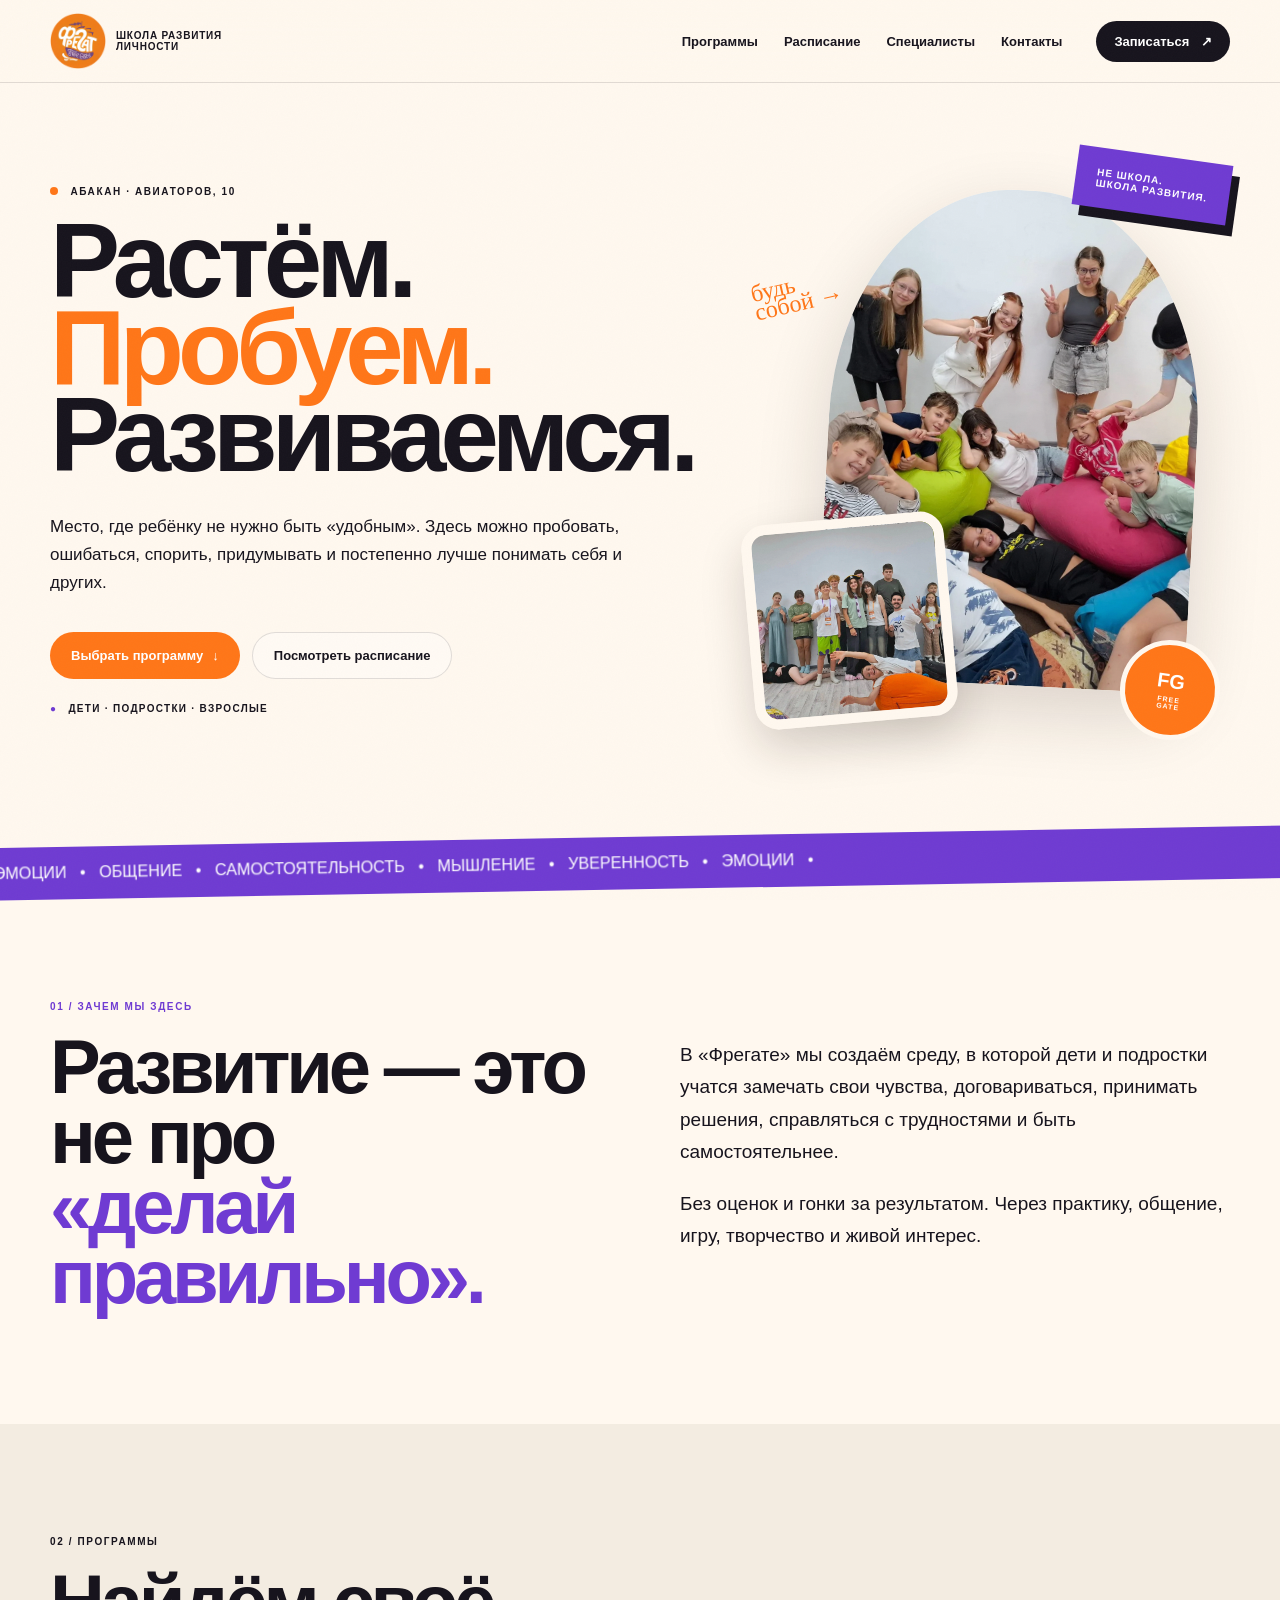
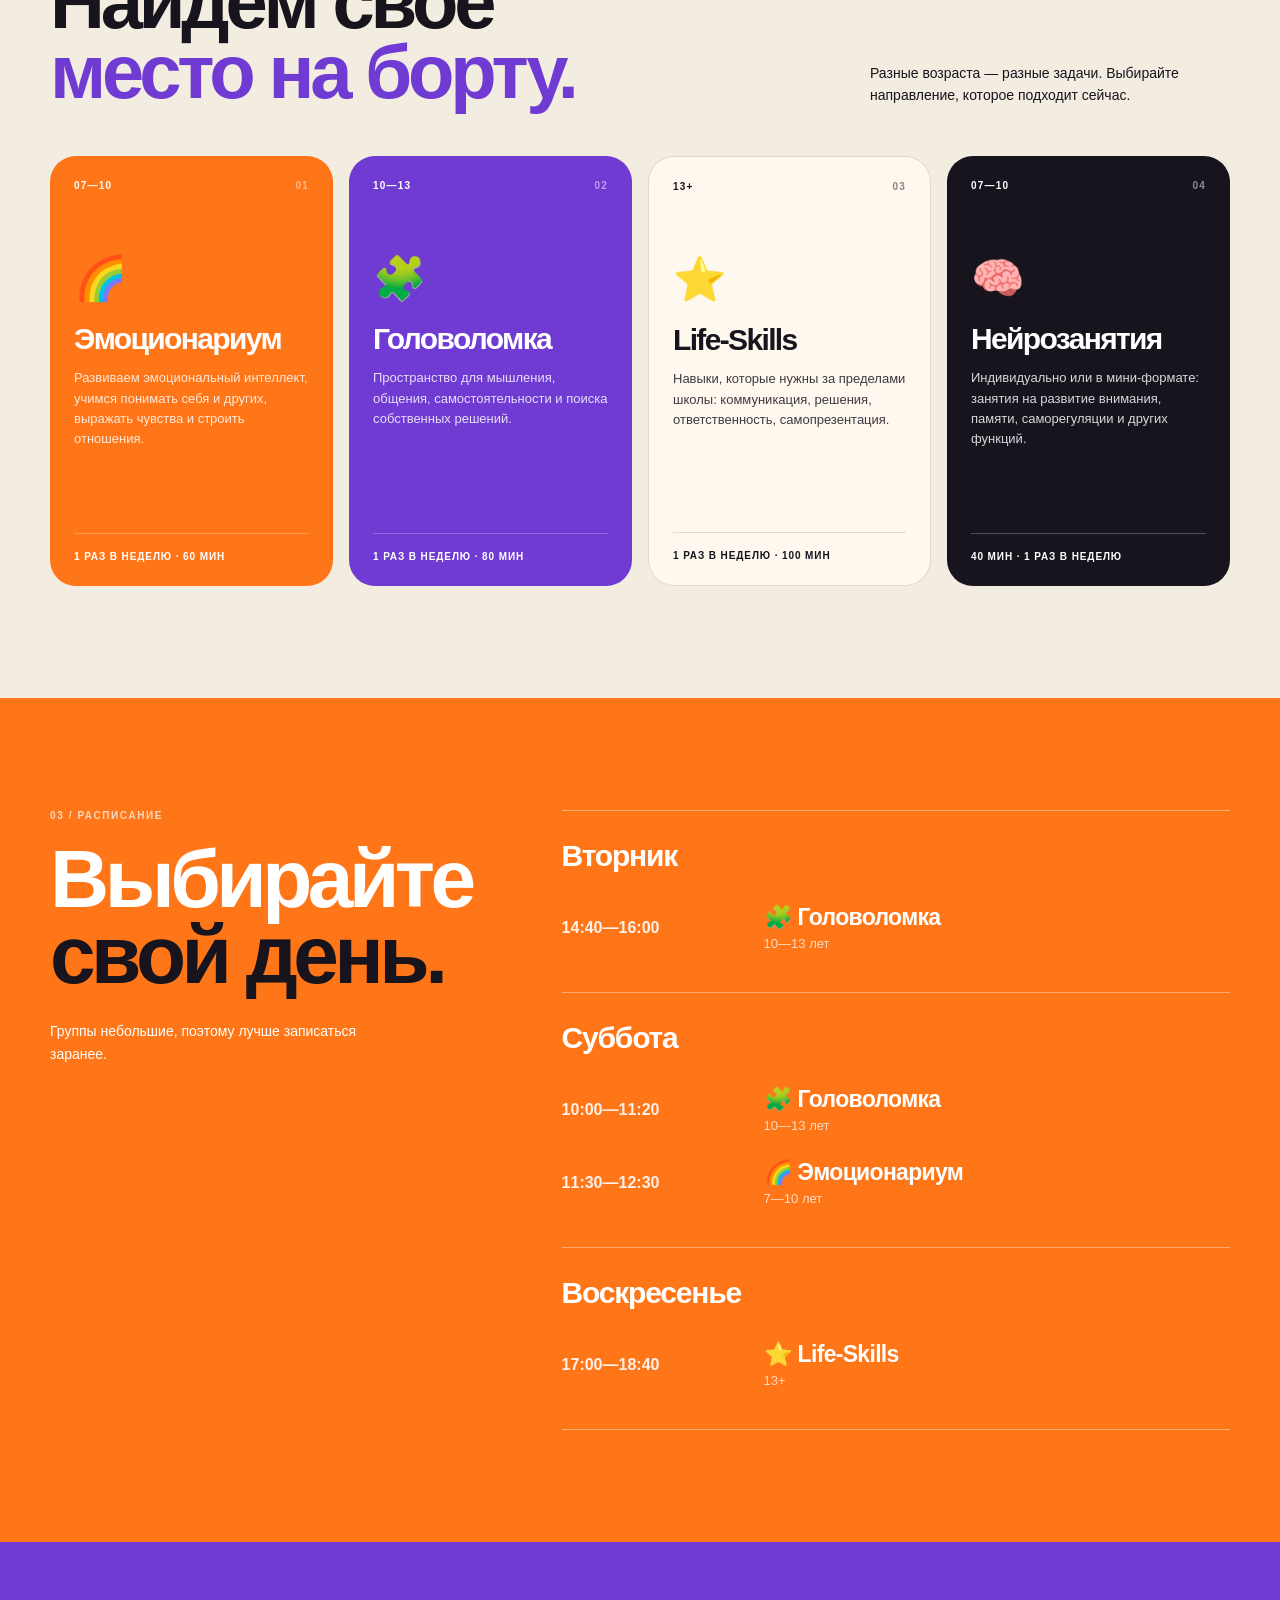
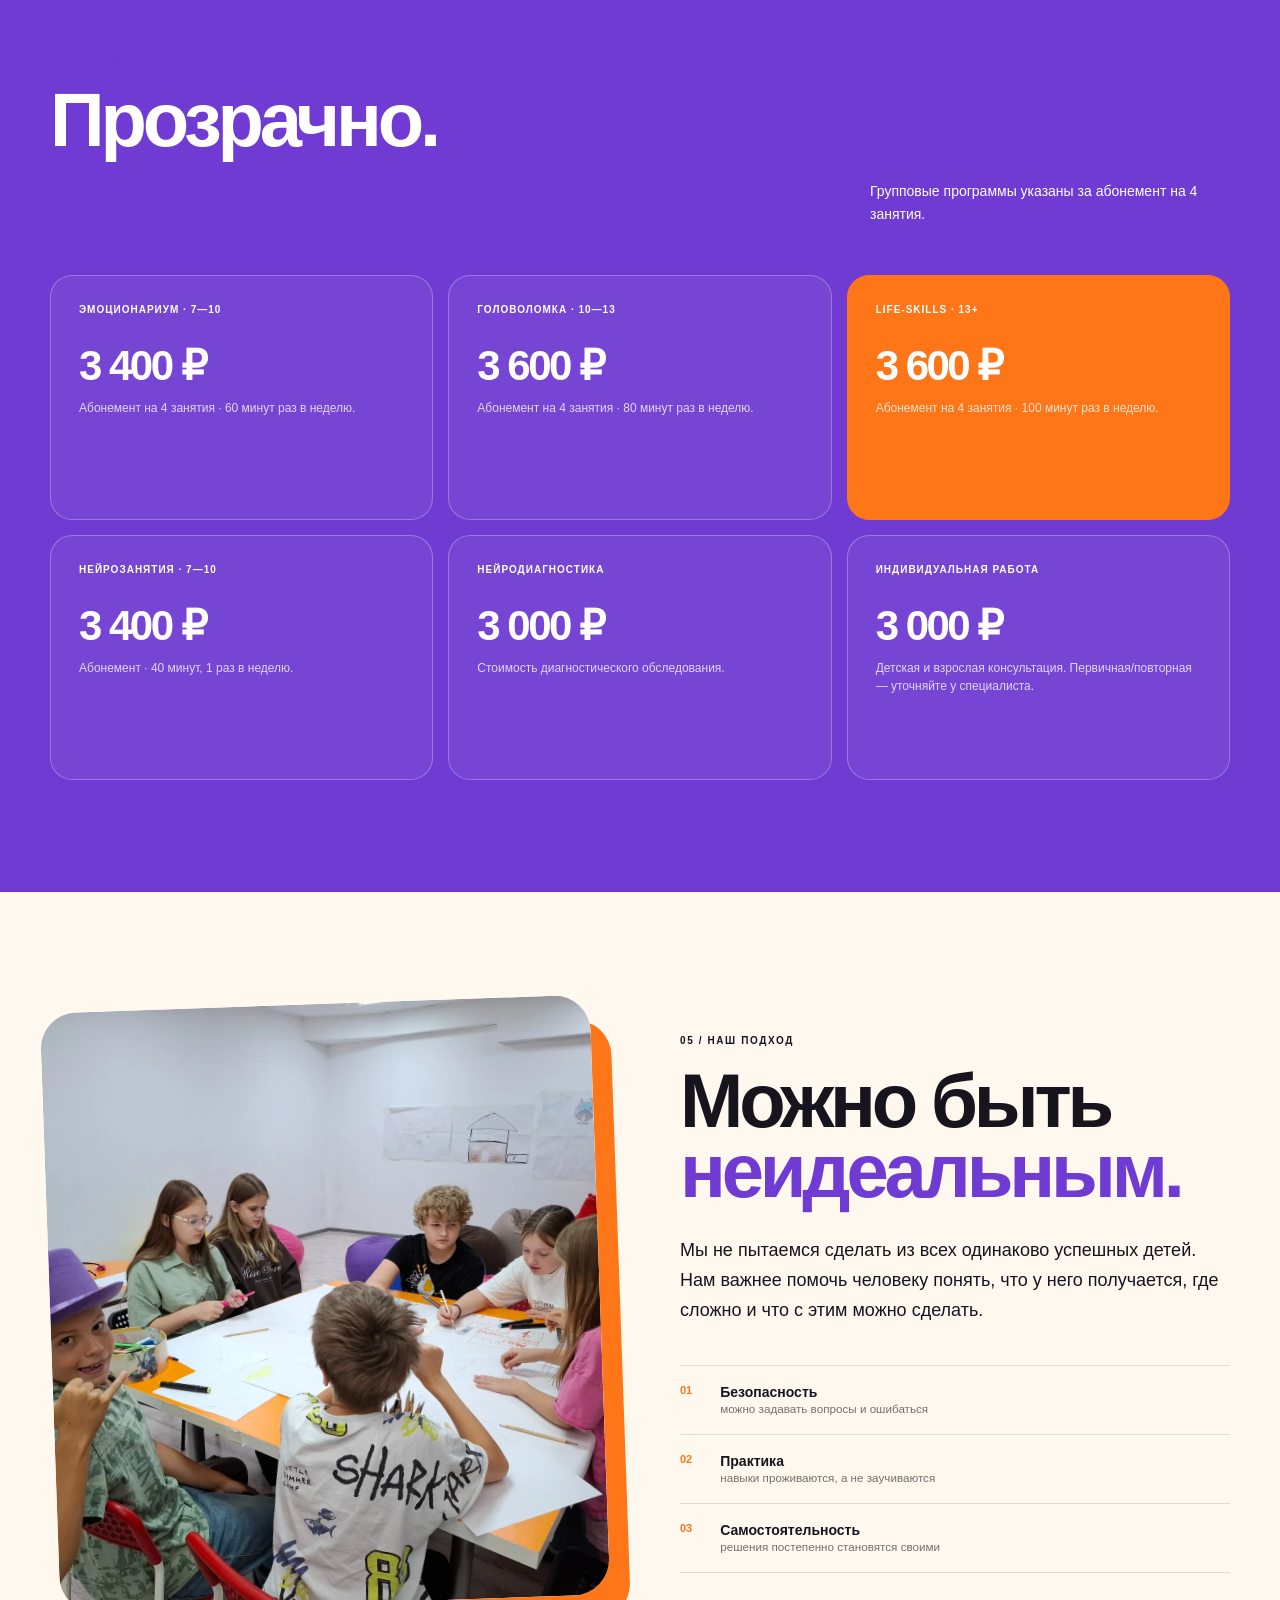
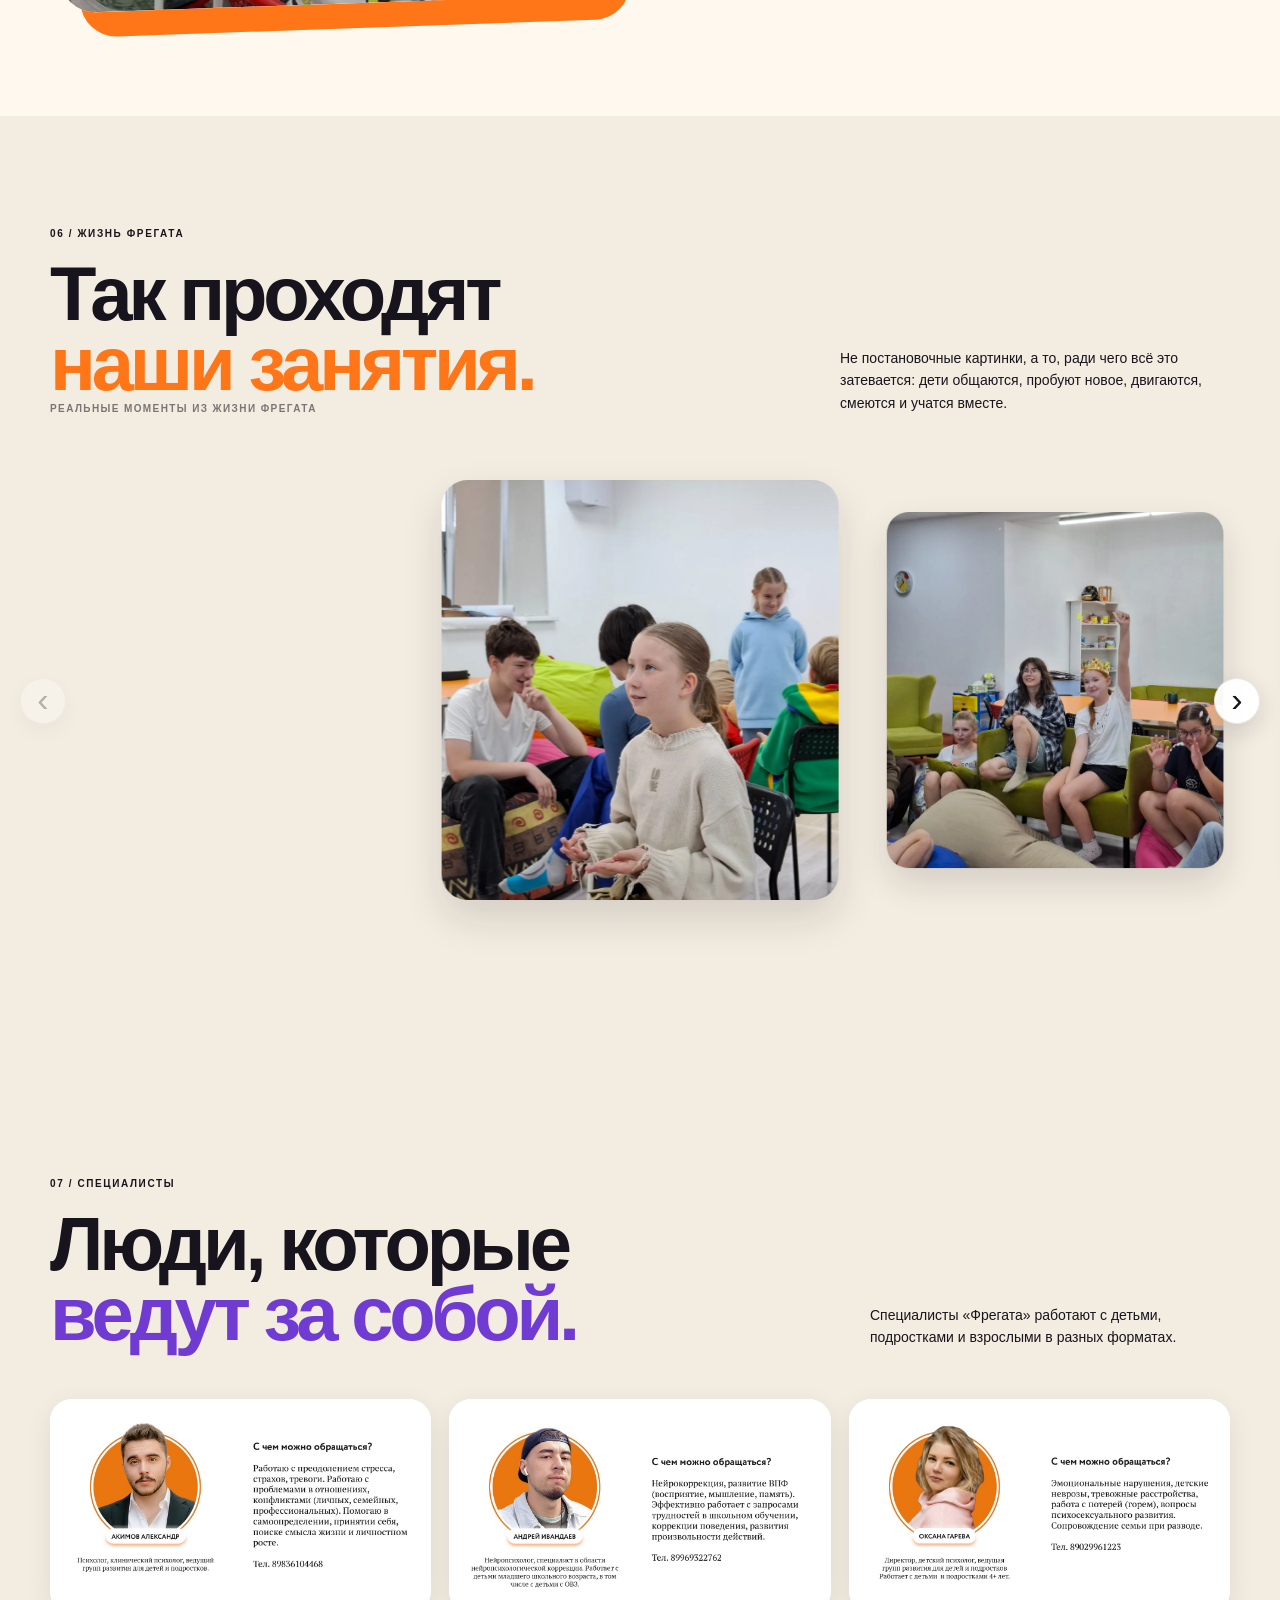
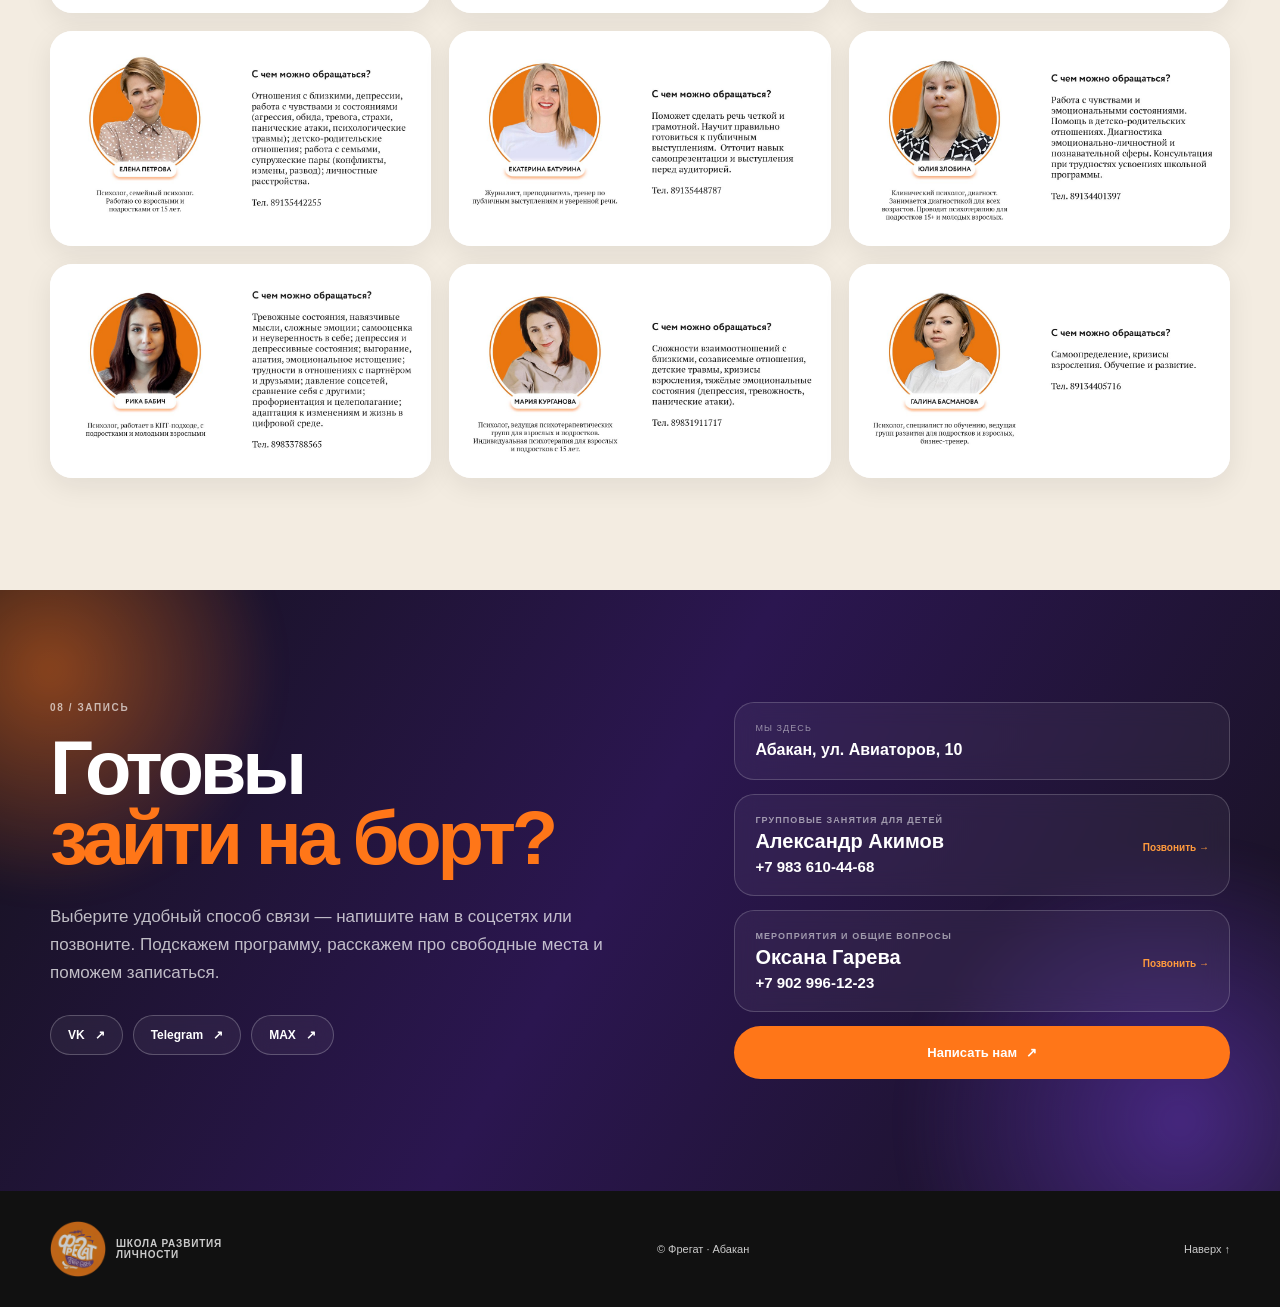
<file: index.html>
<!doctype html>
<html lang="ru">
<head>
<meta charset="utf-8">
<meta name="viewport" content="width=device-width,initial-scale=1">
<meta name="theme-color" content="#ff7a19">
<meta name="description" content="Школа развития личности «Фрегат» — группы для детей и подростков, индивидуальные консультации, нейропсихология и развивающие программы в Абакане.">
<title>Фрегат — школа развития личности</title>
<link rel="stylesheet" href="style.css">
</head>
<body>
<div class="noise"></div>

<header class="header">
  <div class="container nav">
    <a class="brand" href="#top"><img src="assets/logo.png" alt="Фрегат"><span>Школа развития<br>личности</span></a>
    <nav>
      <a href="#programs">Программы</a>
      <a href="#schedule">Расписание</a>
      <a href="#team">Специалисты</a>
      <a href="#contacts">Контакты</a>
    </nav>
    <a class="nav-cta" href="#contacts">Записаться <span>↗</span></a>
    <button class="burger" aria-label="Открыть меню">☰</button>
  </div>
</header>

<main id="top">
<section class="hero">
  <div class="container hero-grid">
    <div class="hero-copy">
      <div class="eyebrow"><i></i> Абакан · Авиаторов, 10</div>
      <h1>Растём.<br><em>Пробуем.</em><br>Развиваемся.</h1>
      <p class="lead">Место, где ребёнку не нужно быть «удобным». Здесь можно пробовать, ошибаться, спорить, придумывать и постепенно лучше понимать себя и других.</p>
      <div class="hero-actions">
        <a class="button button-orange" href="#programs">Выбрать программу <span>↓</span></a>
        <a class="button button-ghost" href="#schedule">Посмотреть расписание</a>
      </div>
      <div class="hero-note"><span>●</span> Дети · подростки · взрослые</div>
    </div>
    <div class="hero-visual">
      <div class="sticker purple">НЕ ШКОЛА.<br>ШКОЛА РАЗВИТИЯ.</div>
      <div class="photo-main"><img src="assets/life-04.webp" alt="Дети на занятии во Фрегате"></div>
      <div class="photo-small"><img src="assets/kids-1.png" alt="Дети на занятии"></div>
      <div class="scribble">будь<br>собой →</div>
      <div class="circle-mark">FG<br><small>FREE<br>GATE</small></div>
    </div>
  </div>
</section>

<section class="marquee"><div>ЭМОЦИИ&nbsp;&nbsp; • &nbsp;&nbsp;ОБЩЕНИЕ&nbsp;&nbsp; • &nbsp;&nbsp;САМОСТОЯТЕЛЬНОСТЬ&nbsp;&nbsp; • &nbsp;&nbsp;МЫШЛЕНИЕ&nbsp;&nbsp; • &nbsp;&nbsp;УВЕРЕННОСТЬ&nbsp;&nbsp; • &nbsp;&nbsp;ЭМОЦИИ&nbsp;&nbsp; • &nbsp;&nbsp;</div></section>

<section class="intro section">
  <div class="container two-col">
    <div>
      <div class="eyebrow purple-text">01 / Зачем мы здесь</div>
      <h2>Развитие — это не про<br><span>«делай правильно».</span></h2>
    </div>
    <div class="intro-text">
      <p>В «Фрегате» мы создаём среду, в которой дети и подростки учатся замечать свои чувства, договариваться, принимать решения, справляться с трудностями и быть самостоятельнее.</p>
      <p>Без оценок и гонки за результатом. Через практику, общение, игру, творчество и живой интерес.</p>
    </div>
  </div>
</section>

<section id="programs" class="section programs">
  <div class="container">
    <div class="section-head">
      <div><div class="eyebrow">02 / Программы</div><h2>Найдём своё<br><span>место на борту.</span></h2></div>
      <p>Разные возраста — разные задачи. Выбирайте направление, которое подходит сейчас.</p>
    </div>
    <div class="program-grid">
      <article class="program-card orange">
        <div class="card-top"><span>07—10</span><b>01</b></div>
        <div class="program-icon">🌈</div>
        <h3>Эмоционариум</h3>
        <p>Развиваем эмоциональный интеллект, учимся понимать себя и других, выражать чувства и строить отношения.</p>
        <div class="card-foot">1 раз в неделю · 60 мин</div>
      </article>
      <article class="program-card purple">
        <div class="card-top"><span>10—13</span><b>02</b></div>
        <div class="program-icon">🧩</div>
        <h3>Головоломка</h3>
        <p>Пространство для мышления, общения, самостоятельности и поиска собственных решений.</p>
        <div class="card-foot">1 раз в неделю · 80 мин</div>
      </article>
      <article class="program-card cream">
        <div class="card-top"><span>13+</span><b>03</b></div>
        <div class="program-icon">⭐</div>
        <h3>Life-Skills</h3>
        <p>Навыки, которые нужны за пределами школы: коммуникация, решения, ответственность, самопрезентация.</p>
        <div class="card-foot">1 раз в неделю · 100 мин</div>
      </article>
      <article class="program-card dark">
        <div class="card-top"><span>07—10</span><b>04</b></div>
        <div class="program-icon">🧠</div>
        <h3>Нейрозанятия</h3>
        <p>Индивидуально или в мини-формате: занятия на развитие внимания, памяти, саморегуляции и других функций.</p>
        <div class="card-foot">40 мин · 1 раз в неделю</div>
      </article>
    </div>
  </div>
</section>

<section id="schedule" class="section schedule">
  <div class="container schedule-wrap">
    <div class="schedule-title">
      <div class="eyebrow">03 / Расписание</div>
      <h2>Выбирайте<br><span>свой день.</span></h2>
      <p>Группы небольшие, поэтому лучше записаться заранее.</p>
    </div>
    <div class="days">
      <div class="day">
        <div class="day-name">Вторник</div>
        <div class="slot"><time>14:40—16:00</time><div><b>🧩 Головоломка</b><small>10—13 лет</small></div></div>
      </div>
      <div class="day">
        <div class="day-name">Суббота</div>
        <div class="slot"><time>10:00—11:20</time><div><b>🧩 Головоломка</b><small>10—13 лет</small></div></div>
        <div class="slot"><time>11:30—12:30</time><div><b>🌈 Эмоционариум</b><small>7—10 лет</small></div></div>
      </div>
      <div class="day">
        <div class="day-name">Воскресенье</div>
        <div class="slot"><time>17:00—18:40</time><div><b>⭐ Life-Skills</b><small>13+</small></div></div>
      </div>
    </div>
  </div>
</section>

<section class="section price-section">
  <div class="container">
    <div class="section-head">
      <div><div class="eyebrow purple-text">04 / Стоимость</div><h2>Прозрачно.<br><span>Без мелкого шрифта.</span></h2></div>
      <p>Групповые программы указаны за абонемент на 4 занятия.</p>
    </div>
    <div class="price-grid">
      <div class="price-card"><span>Эмоционариум · 7—10</span><strong>3 400 ₽</strong><p>Абонемент на 4 занятия · 60 минут раз в неделю.</p></div>
      <div class="price-card"><span>Головоломка · 10—13</span><strong>3 600 ₽</strong><p>Абонемент на 4 занятия · 80 минут раз в неделю.</p></div>
      <div class="price-card featured"><span>Life-Skills · 13+</span><strong>3 600 ₽</strong><p>Абонемент на 4 занятия · 100 минут раз в неделю.</p></div>
      <div class="price-card"><span>Нейрозанятия · 7—10</span><strong>3 400 ₽</strong><p>Абонемент · 40 минут, 1 раз в неделю.</p></div>
      <div class="price-card"><span>Нейродиагностика</span><strong>3 000 ₽</strong><p>Стоимость диагностического обследования.</p></div>
      <div class="price-card"><span>Индивидуальная работа</span><strong>3 000 ₽</strong><p>Детская и взрослая консультация. Первичная/повторная — уточняйте у специалиста.</p></div>
    </div>
  </div>
</section>

<section class="section philosophy">
  <div class="container philosophy-grid">
    <div class="chalk"><img src="assets/life-15.webp" alt="Дети вместе занимаются во Фрегате"></div>
    <div class="philosophy-copy">
      <div class="eyebrow">05 / Наш подход</div>
      <h2>Можно быть<br><span>неидеальным.</span></h2>
      <p>Мы не пытаемся сделать из всех одинаково успешных детей. Нам важнее помочь человеку понять, что у него получается, где сложно и что с этим можно сделать.</p>
      <div class="principles">
        <div><b>01</b><span>Безопасность<br><small>можно задавать вопросы и ошибаться</small></span></div>
        <div><b>02</b><span>Практика<br><small>навыки проживаются, а не заучиваются</small></span></div>
        <div><b>03</b><span>Самостоятельность<br><small>решения постепенно становятся своими</small></span></div>
      </div>
    </div>
  </div>
</section>

<section class="section life" id="life">
  <div class="container">
    <div class="life-head">
      <div>
        <div class="eyebrow">06 / Жизнь Фрегата</div>
        <h2>Так проходят<br><span>наши занятия.</span></h2>
        <div class="life-count">реальные моменты из жизни Фрегата</div>
      </div>
      <div>
        <p>Не постановочные картинки, а то, ради чего всё это затевается: дети общаются, пробуют новое, двигаются, смеются и учатся вместе.</p>

      </div>
    </div>
  </div>
  <div class="life-viewport">
    <button class="life-side-btn life-side-prev life-prev" type="button" aria-label="Предыдущая фотография"><span aria-hidden="true">‹</span></button>
    <button class="life-side-btn life-side-next life-next" type="button" aria-label="Следующая фотография"><span aria-hidden="true">›</span></button>
    <div class="life-track" tabindex="0" aria-label="Фотографии с занятий Фрегата">
      <figure class="life-card"><img src="assets/life-01.webp" alt="Момент с занятия во Фрегате" loading="lazy"></figure>
      <figure class="life-card"><img src="assets/life-02.webp" alt="Момент с занятия во Фрегате" loading="lazy"></figure>
      <figure class="life-card"><img src="assets/life-03.webp" alt="Момент с занятия во Фрегате" loading="lazy"></figure>
      <figure class="life-card"><img src="assets/life-04.webp" alt="Момент с занятия во Фрегате" loading="lazy"></figure>
      <figure class="life-card"><img src="assets/life-05.webp" alt="Момент с занятия во Фрегате" loading="lazy"></figure>
      <figure class="life-card"><img src="assets/life-06.webp" alt="Момент с занятия во Фрегате" loading="lazy"></figure>
      <figure class="life-card"><img src="assets/life-07.webp" alt="Момент с занятия во Фрегате" loading="lazy"></figure>
      <figure class="life-card"><img src="assets/life-08.webp" alt="Момент с занятия во Фрегате" loading="lazy"></figure>
      <figure class="life-card"><img src="assets/life-10.webp" alt="Момент с занятия во Фрегате" loading="lazy"></figure>
      <figure class="life-card"><img src="assets/life-09.webp" alt="Момент с занятия во Фрегате" loading="lazy"></figure>
      <figure class="life-card"><img src="assets/life-11.webp" alt="Момент с занятия во Фрегате" loading="lazy"></figure>
      <figure class="life-card"><img src="assets/life-12.webp" alt="Момент с занятия во Фрегате" loading="lazy"></figure>
      <figure class="life-card"><img src="assets/life-13.webp" alt="Момент с занятия во Фрегате" loading="lazy"></figure>
      <figure class="life-card"><img src="assets/life-14.webp" alt="Момент с занятия во Фрегате" loading="lazy"></figure>
      <figure class="life-card"><img src="assets/life-15.webp" alt="Момент с занятия во Фрегате" loading="lazy"></figure>
    </div>
  </div>
</section>

<section id="team" class="section team">
  <div class="container">
    <div class="section-head">
      <div><div class="eyebrow">07 / Специалисты</div><h2>Люди, которые<br><span>ведут за собой.</span></h2></div>
      <p>Специалисты «Фрегата» работают с детьми, подростками и взрослыми в разных форматах.</p>
    </div>
    <div class="team-grid">
      <div class="team-photo"><img src="assets/team-1.png" alt="Специалист Фрегата"></div>
      <div class="team-photo"><img src="assets/team-2.png" alt="Специалист Фрегата"></div>
      <div class="team-photo"><img src="assets/team-3.png" alt="Специалист Фрегата"></div>
      <div class="team-photo"><img src="assets/team-4.png" alt="Специалист Фрегата"></div>
      <div class="team-photo"><img src="assets/team-5.png" alt="Специалист Фрегата"></div>
      <div class="team-photo"><img src="assets/team-6.png" alt="Специалист Фрегата"></div>
      <div class="team-photo"><img src="assets/team-7.png" alt="Специалист Фрегата"></div>
      <div class="team-photo"><img src="assets/team-8.png" alt="Специалист Фрегата"></div>
      <div class="team-photo"><img src="assets/team-9.png" alt="Специалист Фрегата"></div>
    </div>
  </div>
</section>



<section id="contacts" class="section contacts">
  <div class="contact-glow glow-one"></div><div class="contact-glow glow-two"></div>
  <div class="container contact-box">
    <div class="contact-intro">
      <div class="eyebrow">08 / Запись</div>
      <h2>Готовы<br><span>зайти на борт?</span></h2>
      <p>Выберите удобный способ связи — напишите нам в соцсетях или позвоните. Подскажем программу, расскажем про свободные места и поможем записаться.</p>
      <div class="social-row">
        <a href="https://vk.ru/fregatabk" target="_blank" rel="noopener">VK <span>↗</span></a>
        <a href="https://t.me/fregatabk" target="_blank" rel="noopener">Telegram <span>↗</span></a>
        <a href="https://max.ru/channel_fregatabk" target="_blank" rel="noopener">MAX <span>↗</span></a>
      </div>
    </div>
    <div class="contact-actions">
      <div class="address"><small>Мы здесь</small><b>Абакан, ул. Авиаторов, 10</b></div>
      <a class="contact-person" href="tel:+79836104468"><span class="person-label">Групповые занятия для детей</span><strong>Александр Акимов</strong><b>+7 983 610-44-68</b><em>Позвонить →</em></a>
      <a class="contact-person" href="tel:+79029961223"><span class="person-label">Мероприятия и общие вопросы</span><strong>Оксана Гарева</strong><b>+7 902 996-12-23</b><em>Позвонить →</em></a>
      <a class="button button-orange big" href="https://vk.ru/fregatabk" target="_blank" rel="noopener">Написать нам <span>↗</span></a>
    </div>
  </div>
</section>
</main>

<footer class="footer">
  <div class="container footer-row">
    <div class="brand"><img src="assets/logo.png" alt="Фрегат"><span>Школа развития<br>личности</span></div>
    <span>© Фрегат · Абакан</span>
    <a href="#top">Наверх ↑</a>
  </div>
</footer>

<script src="script.js"></script>
</body>
</html>
</file>
<file: style.css>
:root{--orange:#ff7618;--orange2:#ff9b3d;--purple:#6f3bd2;--purple2:#a778ff;--ink:#17141d;--cream:#fff8ef;--paper:#f3ece1;--white:#fff;--line:rgba(23,20,29,.13)}
*{box-sizing:border-box}html{scroll-behavior:smooth}body{margin:0;background:var(--cream);color:var(--ink);font-family:Arial,Helvetica,sans-serif;-webkit-font-smoothing:antialiased}a{color:inherit}.noise{position:fixed;inset:0;pointer-events:none;opacity:.025;z-index:30;background-image:url("data:image/svg+xml,%3Csvg xmlns='http://www.w3.org/2000/svg' width='180' height='180'%3E%3Cfilter id='n'%3E%3CfeTurbulence type='fractalNoise' baseFrequency='.8' numOctaves='3'/%3E%3C/filter%3E%3Crect width='100%25' height='100%25' filter='url(%23n)'/%3E%3C/svg%3E")}.container{width:min(1180px,calc(100% - 48px));margin:0 auto}.header{position:sticky;top:0;z-index:20;background:rgba(255,248,239,.94);backdrop-filter:blur(18px);border-bottom:1px solid var(--line)}.nav{height:82px;display:flex;align-items:center;gap:34px;position:relative}.brand{display:flex;align-items:center;gap:10px;text-decoration:none;font-size:10px;line-height:1.15;font-weight:800;text-transform:uppercase;letter-spacing:.08em;white-space:nowrap}.brand img{width:56px;height:56px;object-fit:contain}.nav nav{display:flex;align-items:center;gap:26px;margin-left:auto}.nav nav a,.nav-cta{font-size:13px;font-weight:800;text-decoration:none}.nav nav a{transition:.2s}.nav nav a:hover{color:var(--orange)}.nav-cta{background:var(--ink);color:#fff;border-radius:999px;padding:13px 18px}.nav-cta span{margin-left:8px}.burger{display:none;background:none;border:0;font-size:25px;cursor:pointer}.hero{padding:72px 0 92px;overflow:hidden}.hero-grid{display:grid;grid-template-columns:1.02fr .98fr;gap:54px;align-items:center}.eyebrow{font-size:10px;font-weight:900;text-transform:uppercase;letter-spacing:.16em;margin-bottom:20px}.eyebrow i{display:inline-block;width:8px;height:8px;border-radius:50%;background:var(--orange);margin-right:8px}.purple-text{color:var(--purple)}h1,h2,h3{font-family:Arial,Helvetica,sans-serif;letter-spacing:-.055em}h1{font-size:clamp(64px,8.2vw,112px);line-height:.83;margin:0;font-weight:900}h1 em{font-style:normal;color:var(--orange)}.lead{font-size:17px;line-height:1.65;max-width:580px;margin:35px 0}.hero-actions{display:flex;gap:12px;flex-wrap:wrap}.button{display:inline-flex;align-items:center;justify-content:center;text-decoration:none;border-radius:999px;padding:15px 21px;font-size:13px;font-weight:900;cursor:pointer}.button span{margin-left:9px}.button-orange{background:var(--orange);color:#fff}.button-ghost{border:1px solid var(--line);background:rgba(255,255,255,.35)}.button-orange:hover{background:#ef6510;transform:translateY(-2px)}.hero-note{margin-top:24px;font-size:10px;font-weight:900;text-transform:uppercase;letter-spacing:.13em}.hero-note span{color:var(--purple);margin-right:7px}.hero-visual{height:590px;position:relative}.photo-main{position:absolute;right:5%;top:35px;width:78%;height:495px;border-radius:48% 48% 9% 9%;overflow:hidden;transform:rotate(3deg);box-shadow:0 25px 70px rgba(35,24,16,.16)}.photo-main img{width:100%;height:100%;object-fit:cover}.photo-small{position:absolute;left:0;bottom:22px;width:43%;height:205px;border:10px solid var(--cream);border-radius:24px;overflow:hidden;box-shadow:0 20px 45px rgba(35,24,16,.18);transform:rotate(-5deg)}.photo-small img{width:100%;height:100%;object-fit:cover}.sticker{position:absolute;z-index:3;right:-2%;top:0;padding:19px 21px;font-size:10px;line-height:1.1;font-weight:900;letter-spacing:.1em;transform:rotate(8deg);box-shadow:8px 10px 0 var(--ink)}.sticker.purple{background:var(--purple);color:#fff}.scribble{position:absolute;z-index:3;left:1%;top:120px;color:var(--orange);font-family:cursive;font-size:24px;line-height:.8;transform:rotate(-13deg)}.circle-mark{position:absolute;z-index:3;right:0;bottom:5px;width:100px;height:100px;border-radius:50%;background:var(--orange);color:#fff;display:grid;place-content:center;text-align:center;font-weight:900;font-size:20px;line-height:1;transform:rotate(8deg);border:5px solid var(--cream)}.circle-mark small{font-size:7px;letter-spacing:.15em;margin-top:5px}.marquee{overflow:hidden;background:var(--purple);color:#fff;padding:17px 0;white-space:nowrap;transform:rotate(-1deg) scale(1.01)}.marquee div{display:inline-block;width:max-content;animation:marquee 30s linear infinite;will-change:transform}@keyframes marquee{0%{transform:translateX(100vw)}100%{transform:translateX(-100%)}}.section{padding:112px 0}.two-col{display:grid;grid-template-columns:1fr 1fr;gap:80px}.intro h2,.section-head h2,.schedule h2,.philosophy h2,.contacts h2{font-size:clamp(46px,6vw,76px);line-height:.92;margin:0}.intro h2 span,.section-head h2 span,.schedule h2 span,.philosophy h2 span,.contacts h2 span{color:var(--purple)}.intro-text{font-size:19px;line-height:1.7;padding-top:38px}.intro-text p{margin:0 0 20px}.programs{background:var(--paper)}.section-head{display:flex;justify-content:space-between;gap:50px;align-items:end;margin-bottom:50px}.section-head>p{max-width:360px;line-height:1.6;font-size:14px;margin:0}.program-grid{display:grid;grid-template-columns:repeat(4,1fr);gap:16px}.program-card{min-height:430px;padding:24px;border-radius:26px;display:flex;flex-direction:column;transition:.25s}.program-card:hover{transform:translateY(-7px)}.program-card.orange{background:var(--orange);color:#fff}.program-card.purple{background:var(--purple);color:#fff}.program-card.cream{background:var(--cream);border:1px solid var(--line)}.program-card.dark{background:var(--ink);color:#fff}.card-top{display:flex;justify-content:space-between;font-size:10px;font-weight:900;letter-spacing:.12em}.card-top b{opacity:.5}.program-icon{font-size:43px;margin:62px 0 18px}.program-card h3{font-size:30px;margin:0}.program-card p{font-size:13px;line-height:1.55;margin:12px 0 25px;opacity:.83}.card-foot{font-size:10px;text-transform:uppercase;font-weight:900;letter-spacing:.09em;margin-top:auto;padding-top:17px;border-top:1px solid rgba(255,255,255,.25)}.cream .card-foot{border-color:var(--line)}.schedule{background:var(--orange);color:#fff}.schedule-wrap{display:grid;grid-template-columns:.75fr 1.25fr;gap:90px}.schedule-title h2{font-size:clamp(54px,6.5vw,82px)}.schedule h2 span{color:var(--ink)}.schedule .eyebrow{color:rgba(255,255,255,.72)}.schedule-title p{font-size:14px;line-height:1.6;max-width:320px;margin-top:28px}.days{border-top:1px solid rgba(255,255,255,.38)}.day{padding:28px 0;border-bottom:1px solid rgba(255,255,255,.38)}.day-name{font-size:30px;font-weight:900;letter-spacing:-.04em;margin-bottom:18px}.slot{display:grid;grid-template-columns:190px 1fr;align-items:center;padding:13px 0;gap:12px}.slot time{font-size:16px;font-weight:800;opacity:.9}.slot b{font-size:23px;font-weight:900;letter-spacing:-.03em}.slot small{display:block;font-size:13px;margin-top:5px;opacity:.72}.price-section{background:var(--purple);color:#fff}.price-grid{display:grid;grid-template-columns:repeat(3,1fr);gap:15px}.price-card{padding:28px;border:1px solid rgba(255,255,255,.28);border-radius:22px;min-height:245px;display:flex;flex-direction:column;background:rgba(255,255,255,.05)}.price-card.featured{background:var(--orange);border-color:var(--orange)}.price-card span{font-size:10px;text-transform:uppercase;font-weight:900;letter-spacing:.1em}.price-card strong{font-size:42px;line-height:1;font-weight:900;letter-spacing:-.06em;margin:30px 0 12px}.price-card p{font-size:12px;line-height:1.5;opacity:.78;margin:0}.micro{font-size:11px;opacity:.65;margin-top:22px}.philosophy{background:var(--cream)}.philosophy-grid{display:grid;grid-template-columns:1fr 1fr;gap:80px;align-items:center}.chalk{height:600px;border-radius:36px;overflow:hidden;transform:rotate(-2deg);box-shadow:20px 25px 0 var(--orange)}.chalk img{width:100%;height:100%;object-fit:cover}.philosophy-copy>p{font-size:18px;line-height:1.65;max-width:540px;margin:30px 0 40px}.principles{border-top:1px solid var(--line)}.principles>div{display:flex;gap:28px;padding:18px 0;border-bottom:1px solid var(--line)}.principles b{font-size:11px;color:var(--orange)}.principles span{font-weight:900;font-size:14px}.principles small{font-weight:500;opacity:.6}.team{background:var(--paper)}.team-grid{display:grid;grid-template-columns:repeat(3,1fr);gap:18px}.team-photo{background:#fff;border-radius:22px;overflow:hidden;box-shadow:0 8px 28px rgba(23,20,29,.08)}.team-photo img{width:100%;height:auto;display:block}.contacts{position:relative;overflow:hidden;background:linear-gradient(120deg,#15121d 0%,#2b1650 48%,#17121f 100%);color:#fff}.contact-glow{position:absolute;border-radius:50%;filter:blur(12px);pointer-events:none}.glow-one{width:460px;height:460px;background:radial-gradient(circle,rgba(255,118,24,.5),rgba(255,118,24,0) 70%);left:-180px;top:-150px}.glow-two{width:560px;height:560px;background:radial-gradient(circle,rgba(111,59,210,.52),rgba(111,59,210,0) 70%);right:-180px;bottom:-210px}.contact-box{position:relative;z-index:1;display:grid;grid-template-columns:1fr .82fr;gap:80px}.contacts .eyebrow{color:rgba(255,255,255,.65)}.contacts h2 span{color:var(--orange)}.contacts p{max-width:580px;font-size:17px;line-height:1.65;margin-top:30px;color:rgba(255,255,255,.72)}.social-row{display:flex;gap:10px;flex-wrap:wrap;margin-top:28px}.social-row a{display:inline-flex;align-items:center;gap:10px;color:#fff;text-decoration:none;border:1px solid rgba(255,255,255,.23);border-radius:999px;padding:12px 17px;font-size:12px;font-weight:900;background:rgba(255,255,255,.05);backdrop-filter:blur(10px);transition:.2s}.social-row a:hover{background:rgba(255,255,255,.13);transform:translateY(-2px)}.contact-actions{display:flex;flex-direction:column;gap:14px}.address,.contact-person{border:1px solid rgba(255,255,255,.18);border-radius:20px;background:rgba(255,255,255,.05);backdrop-filter:blur(12px)}.address{padding:20px}.address small{display:block;text-transform:uppercase;font-size:9px;letter-spacing:.12em;opacity:.5;margin-bottom:8px}.address b{font-size:16px}.contact-person{display:grid;grid-template-columns:1fr auto;gap:5px 16px;padding:20px;text-decoration:none;color:#fff;transition:.2s}.contact-person:hover{transform:translateY(-3px);border-color:rgba(255,118,24,.7);background:rgba(255,255,255,.09)}.contact-person .person-label{grid-column:1/-1;text-transform:uppercase;letter-spacing:.12em;font-size:9px;color:rgba(255,255,255,.55);font-weight:900}.contact-person strong{font-size:20px}.contact-person b{font-size:15px;align-self:center}.contact-person em{grid-column:2;grid-row:2;font-size:10px;color:var(--orange2);font-style:normal;font-weight:900;align-self:end}.button.big{padding:19px}.footer{background:#111;color:#fff;padding:30px 0}.footer-row{display:flex;align-items:center;justify-content:space-between;gap:20px;font-size:11px;opacity:.78}.footer .brand{color:#fff}.footer a{text-decoration:none}
/* Жизнь Фрегата — 3 кадра с акцентом на центральный */
.life{background:var(--paper);overflow:hidden}.life-head{display:flex;justify-content:space-between;align-items:end;gap:30px;margin-bottom:34px}.life-head h2{font-size:clamp(46px,6vw,76px);line-height:.92;margin:0;letter-spacing:-.055em}.life-head h2 span{color:var(--orange)}.life-head p{max-width:390px;font-size:14px;line-height:1.6;margin:0}.life-controls{display:flex;gap:10px;margin-top:24px}.life-btn{width:48px;height:48px;border:1px solid var(--line);border-radius:50%;background:var(--cream);font-size:22px;cursor:pointer;transition:.2s}.life-btn:hover{background:var(--orange);color:#fff;border-color:var(--orange);transform:translateY(-2px)}.life-viewport{position:relative;overflow:hidden;margin-left:calc((100vw - min(1180px,calc(100vw - 48px)))/-2);margin-right:calc((100vw - min(1180px,calc(100vw - 48px)))/-2);padding:28px 0 46px}.life-track{display:flex;gap:18px;width:max-content;padding:0;cursor:grab;touch-action:pan-y;user-select:none;will-change:transform}.life-track.dragging{cursor:grabbing}.life-card{flex:0 0 min(31vw,390px);height:410px;border-radius:28px;overflow:hidden;position:relative;background:#ddd;box-shadow:0 18px 42px rgba(23,20,29,.14);transform:scale(var(--card-scale,.78));opacity:var(--card-opacity,.38);transform-origin:center center;will-change:transform,opacity;transition:none}.life-card img{width:100%;height:100%;object-fit:cover;display:block;filter:saturate(var(--card-sat,.35));transition:none}.life-card::after{content:"";position:absolute;inset:auto 0 0;height:35%;background:linear-gradient(to top,rgba(0,0,0,.3),transparent);pointer-events:none}.life-count{font-size:10px;text-transform:uppercase;letter-spacing:.14em;font-weight:900;opacity:.55;margin-top:4px}.life-viewport>.life-side-btn{position:absolute;top:50%;transform:translateY(-50%);z-index:50;width:52px;height:52px;border:0;border-radius:50%;background:var(--ink);color:#fff;font-size:25px;line-height:1;cursor:pointer;box-shadow:0 10px 28px rgba(23,20,29,.2);transition:transform .2s,background .2s}.life-viewport>.life-side-btn:hover{background:var(--orange);transform:translateY(-50%) scale(1.06)}.life-side-prev{left:18px}.life-side-next{right:18px}
@media(max-width:900px){.container{width:min(100% - 36px,1180px)}.nav nav,.nav-cta{display:none}.burger{display:block;margin-left:auto}.nav nav.open{display:flex;position:absolute;top:82px;left:0;right:0;background:rgba(255,248,239,.98);padding:20px 24px;flex-direction:column;gap:16px;border-bottom:1px solid var(--line);box-shadow:0 15px 30px rgba(0,0,0,.08)}.hero-grid,.two-col,.schedule-wrap,.philosophy-grid,.contact-box{grid-template-columns:1fr}.hero-visual{height:510px}.section{padding:82px 0}.section-head{display:block}.section-head>p{margin-top:20px}.program-grid{grid-template-columns:1fr 1fr}.price-grid{grid-template-columns:1fr 1fr}.team-grid{grid-template-columns:1fr 1fr}.life-head{display:block}.life-viewport{margin-left:-18px;margin-right:-18px;padding:22px 0 36px}.life-card{flex-basis:31vw;height:330px}.life-track{gap:10px}.life-controls{margin-top:20px}}
@media(max-width:600px){.container{width:calc(100% - 28px)}.nav{height:70px}.brand img{width:47px;height:47px}.nav nav.open{top:70px}.hero{padding:48px 0 60px}.hero-grid{gap:24px}h1{font-size:62px}.lead{font-size:15px;margin:28px 0}.hero-visual{height:395px}.photo-main{height:320px;width:82%;right:3%;top:25px}.photo-small{height:145px;width:45%;bottom:15px}.sticker{font-size:8px;padding:14px}.circle-mark{width:76px;height:76px;font-size:15px}.section{padding:65px 0}.intro h2,.section-head h2,.schedule h2,.philosophy h2,.contacts h2{font-size:50px}.program-grid,.price-grid,.team-grid{grid-template-columns:1fr}.program-card{min-height:350px}.program-icon{margin-top:45px}.day-name{font-size:26px}.slot{grid-template-columns:112px 1fr;gap:10px}.slot time{font-size:12px}.slot b{font-size:17px}.slot small{font-size:11px}.chalk{height:380px}.contact-person{grid-template-columns:1fr}.contact-person b,.contact-person em{grid-column:1;grid-row:auto}.contact-person em{margin-top:4px}.social-row a{flex:1;justify-content:center}.footer-row{flex-wrap:wrap}.footer-row>span{order:3;width:100%}.life-head h2{font-size:50px}.life-viewport{padding:18px 0 32px}.life-card{flex-basis:31vw;height:300px;border-radius:18px}.life-track{gap:8px}.life-viewport>.life-side-btn{width:40px;height:40px;font-size:20px}.life-side-prev{left:8px}.life-side-next{right:8px}}


/* FINAL CAROUSEL — clean, finite, centered, responsive */
.life-viewport{
  position:relative;
  width:100vw;
  left:50%;
  transform:translateX(-50%);
  margin:0;
  padding:32px 0 54px;
  overflow:hidden;
}
.life-track{
  display:flex;
  align-items:center;
  gap:18px;
  width:max-content;
  padding:0;
  margin:0;
  cursor:grab;
  touch-action:pan-y;
  user-select:none;
  will-change:transform;
}
.life-track.dragging{cursor:grabbing}
.life-card{
  flex:0 0 min(31vw,400px);
  width:min(31vw,400px);
  height:420px;
  margin:0;
  border-radius:26px;
  overflow:hidden;
  position:relative;
  background:#ddd;
  box-shadow:0 18px 42px rgba(23,20,29,.14);
  transform:scale(var(--card-scale,.84));
  opacity:1;
  transform-origin:center center;
  will-change:transform;
  transition:transform .05s linear;
}
.life-card img{
  width:100%;
  height:100%;
  object-fit:cover;
  display:block;
  filter:none;
  transition:none;
}
.life-card::after{display:none}
.life-viewport>.life-side-btn{
  position:absolute;
  top:50%;
  transform:translateY(-50%);
  z-index:100;
  width:46px;
  height:46px;
  padding:0;
  border:1px solid rgba(23,20,29,.10);
  border-radius:50%;
  background:rgba(255,255,255,.96);
  color:var(--ink);
  display:grid;
  place-items:center;
  font-size:34px;
  line-height:1;
  cursor:pointer;
  box-shadow:0 8px 24px rgba(23,20,29,.14);
  transition:transform .2s ease,opacity .2s ease,background .2s ease,color .2s ease;
}
.life-viewport>.life-side-btn span{display:block;margin-top:-4px;font-family:Arial,sans-serif;font-weight:300}
.life-viewport>.life-side-btn:hover:not(:disabled){background:var(--orange);color:#fff;transform:translateY(-50%) scale(1.06)}
.life-viewport>.life-side-btn:disabled{opacity:.28;cursor:default}
.life-side-prev{left:20px}
.life-side-next{right:20px}

@media(max-width:900px){
  .life-viewport{padding:22px 0 42px}
  .life-track{gap:12px}
  .life-card{flex-basis:56vw;width:56vw;height:350px;border-radius:22px}
  .life-viewport>.life-side-btn{width:42px;height:42px;font-size:31px}
  .life-side-prev{left:10px}.life-side-next{right:10px}
}
@media(max-width:600px){
  .life-viewport{padding:18px 0 34px}
  .life-track{gap:10px}
  .life-card{flex-basis:64vw;width:64vw;height:300px;border-radius:18px}
  .life-viewport>.life-side-btn{width:38px;height:38px;font-size:28px}
  .life-side-prev{left:7px}.life-side-next{right:7px}
}
</file>
